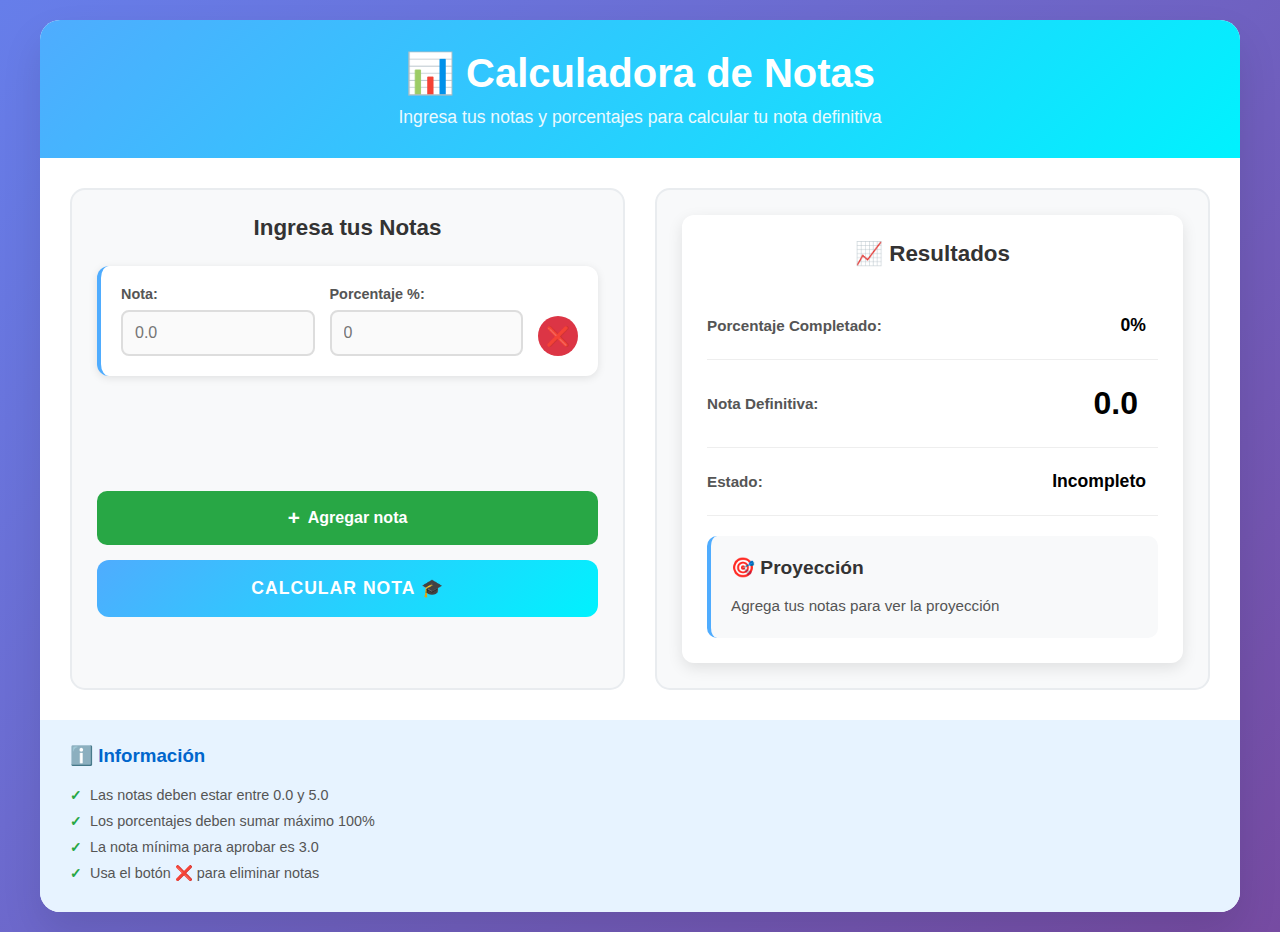
<file: index.html>
<!DOCTYPE html>
<html lang="es">
<head>
    <meta charset="UTF-8">
    <meta name="viewport" content="width=device-width, initial-scale=1.0">
    <title>Calculadora de Notas</title>
    <link rel="stylesheet" href="styles.css">
</head>
<body>
    <div class="container">
        <header>
            <h1>📊 Calculadora de Notas</h1>
            <p>Ingresa tus notas y porcentajes para calcular tu nota definitiva</p>
        </header>

        <div class="calculator-body">
            <div class="input-section">
                <h2>Ingresa tus Notas</h2>
                
                <div id="notas-container" class="notas-container">
                    <!-- Las filas se generarán dinámicamente -->
                </div>

                <div class="action-buttons">
                    <button id="agregar-nota" class="btn-add">
                        <span class="plus-icon">+</span> Agregar nota
                    </button>
                    <button id="calcular-nota" class="btn-calculate">
                        CALCULAR NOTA 🎓
                    </button>
                </div>
            </div>

            <div class="resultados-section">
                <div class="resultado-card">
                    <h2>📈 Resultados</h2>
                    <div class="resultado-item">
                        <span class="label">Porcentaje Completado:</span>
                        <span id="porcentaje-completado" class="value">0%</span>
                    </div>
                    <div class="resultado-item">
                        <span class="label">Nota Definitiva:</span>
                        <span id="nota-definitiva" class="value nota-grande">0.0</span>
                    </div>
                    <div class="resultado-item">
                        <span class="label">Estado:</span>
                        <span id="estado" class="value">Incompleto</span>
                    </div>
                    <div id="proyeccion" class="proyeccion-section">
                        <h3>🎯 Proyección</h3>
                        <p id="mensaje-proyeccion">Agrega tus notas para ver la proyección</p>
                    </div>
                </div>
            </div>
        </div>

        <div class="info-section">
            <h3>ℹ️ Información</h3>
            <ul>
                <li>Las notas deben estar entre 0.0 y 5.0</li>
                <li>Los porcentajes deben sumar máximo 100%</li>
                <li>La nota mínima para aprobar es 3.0</li>
                <li>Usa el botón ❌ para eliminar notas</li>
            </ul>
        </div>
    </div>

    <script src="script.js"></script>
</body>
</html>
</file>
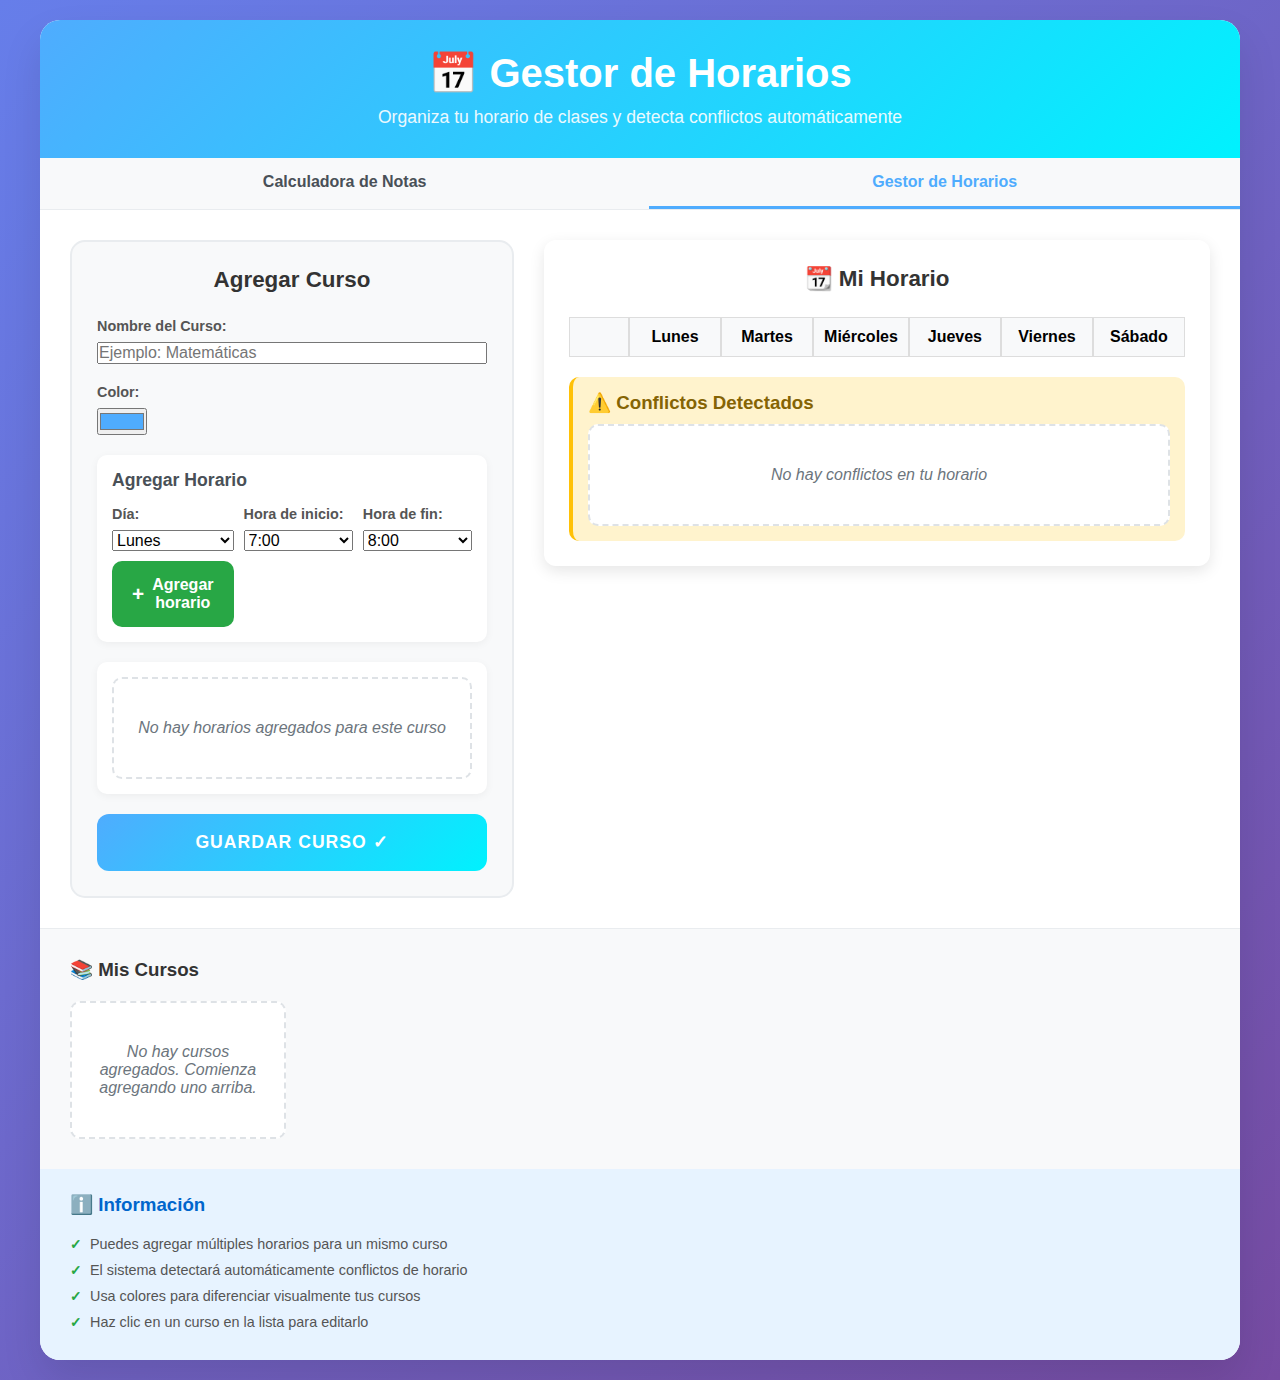
<file: horario.html>
<!DOCTYPE html>
<html lang="es">
<head>
    <meta charset="UTF-8">
    <meta name="viewport" content="width=device-width, initial-scale=1.0">
    <title>Gestor de Horarios</title>
    <link rel="stylesheet" href="styles.css">
    <link rel="stylesheet" href="horario-styles.css">
</head>
<body>
    <div class="container">
        <header>
            <h1>📅 Gestor de Horarios</h1>
            <p>Organiza tu horario de clases y detecta conflictos automáticamente</p>
        </header>

        <nav class="navigation">
            <a href="index.html">Calculadora de Notas</a>
            <a href="horario.html" class="active">Gestor de Horarios</a>
        </nav>

        <div class="calculator-body horario-layout">
            <div class="input-section">
                <h2>Agregar Curso</h2>
                <div class="curso-form">
                    <div class="input-group">
                        <label for="curso-nombre">Nombre del Curso:</label>
                        <input type="text" id="curso-nombre" placeholder="Ejemplo: Matemáticas">
                        <span class="error-message" style="display: none;"></span>
                    </div>

                    <div class="input-group">
                        <label for="curso-color">Color:</label>
                        <input type="color" id="curso-color" value="#4facfe">
                    </div>

                    <div class="horario-section">
                        <h3>Agregar Horario</h3>
                        <div class="horario-inputs">
                            <div class="input-group">
                                <label for="dia-select">Día:</label>
                                <select id="dia-select">
                                    <option value="lunes">Lunes</option>
                                    <option value="martes">Martes</option>
                                    <option value="miercoles">Miércoles</option>
                                    <option value="jueves">Jueves</option>
                                    <option value="viernes">Viernes</option>
                                    <option value="sabado">Sábado</option>
                                </select>
                            </div>

                            <div class="input-group">
                                <label for="hora-inicio">Hora de inicio:</label>
                                <select id="hora-inicio">
                                    <option value="7:00">7:00</option>
                                    <option value="8:00">8:00</option>
                                    <option value="9:00">9:00</option>
                                    <option value="10:00">10:00</option>
                                    <option value="11:00">11:00</option>
                                    <option value="12:00">12:00</option>
                                    <option value="13:00">13:00</option>
                                    <option value="14:00">14:00</option>
                                    <option value="15:00">15:00</option>
                                    <option value="16:00">16:00</option>
                                    <option value="17:00">17:00</option>
                                    <option value="18:00">18:00</option>
                                    <option value="19:00">19:00</option>
                                    <option value="20:00">20:00</option>
                                </select>
                            </div>

                            <div class="input-group">
                                <label for="hora-fin">Hora de fin:</label>
                                <select id="hora-fin">
                                    <option value="8:00">8:00</option>
                                    <option value="9:00">9:00</option>
                                    <option value="10:00">10:00</option>
                                    <option value="11:00">11:00</option>
                                    <option value="12:00">12:00</option>
                                    <option value="13:00">13:00</option>
                                    <option value="14:00">14:00</option>
                                    <option value="15:00">15:00</option>
                                    <option value="16:00">16:00</option>
                                    <option value="17:00">17:00</option>
                                    <option value="18:00">18:00</option>
                                    <option value="19:00">19:00</option>
                                    <option value="20:00">20:00</option>
                                    <option value="21:00">21:00</option>
                                </select>
                            </div>

                            <button id="agregar-horario" class="btn-add">
                                <span class="plus-icon">+</span> Agregar horario
                            </button>
                        </div>
                    </div>

                    <div id="horarios-preview">
                        <!-- Aquí se mostrarán los horarios agregados -->
                        <div class="empty-state">No hay horarios agregados para este curso</div>
                    </div>

                    <div class="action-buttons">
                        <button id="guardar-curso" class="btn-calculate">
                            GUARDAR CURSO ✓
                        </button>
                    </div>
                </div>
            </div>

            <div class="horario-grid-section">
                <div class="resultado-card">
                    <h2>📆 Mi Horario</h2>
                    <div class="horario-container">
                        <div class="horario-grid" id="horario-grid">
                            <div class="horario-header">
                                <div class="horario-cell horario-time-header"></div>
                                <div class="horario-cell">Lunes</div>
                                <div class="horario-cell">Martes</div>
                                <div class="horario-cell">Miércoles</div>
                                <div class="horario-cell">Jueves</div>
                                <div class="horario-cell">Viernes</div>
                                <div class="horario-cell">Sábado</div>
                            </div>
                            <div class="horario-body" id="horario-body">
                                <!-- Las celdas del horario se generarán dinámicamente -->
                            </div>
                        </div>
                    </div>
                    <div class="conflictos-section" id="conflictos-section">
                        <h3>⚠️ Conflictos Detectados</h3>
                        <div id="conflictos-list">
                            <div class="empty-state">No hay conflictos en tu horario</div>
                        </div>
                    </div>
                </div>
            </div>
        </div>

        <div class="cursos-list-section">
            <h3>📚 Mis Cursos</h3>
            <div id="cursos-list">
                <!-- Los cursos se mostrarán aquí -->
                <div class="empty-state">No hay cursos agregados. Comienza agregando uno arriba.</div>
            </div>
        </div>

        <div class="info-section">
            <h3>ℹ️ Información</h3>
            <ul>
                <li>Puedes agregar múltiples horarios para un mismo curso</li>
                <li>El sistema detectará automáticamente conflictos de horario</li>
                <li>Usa colores para diferenciar visualmente tus cursos</li>
                <li>Haz clic en un curso en la lista para editarlo</li>
            </ul>
        </div>
    </div>

    <script src="horario.js"></script>
</body>
</html>
</file>
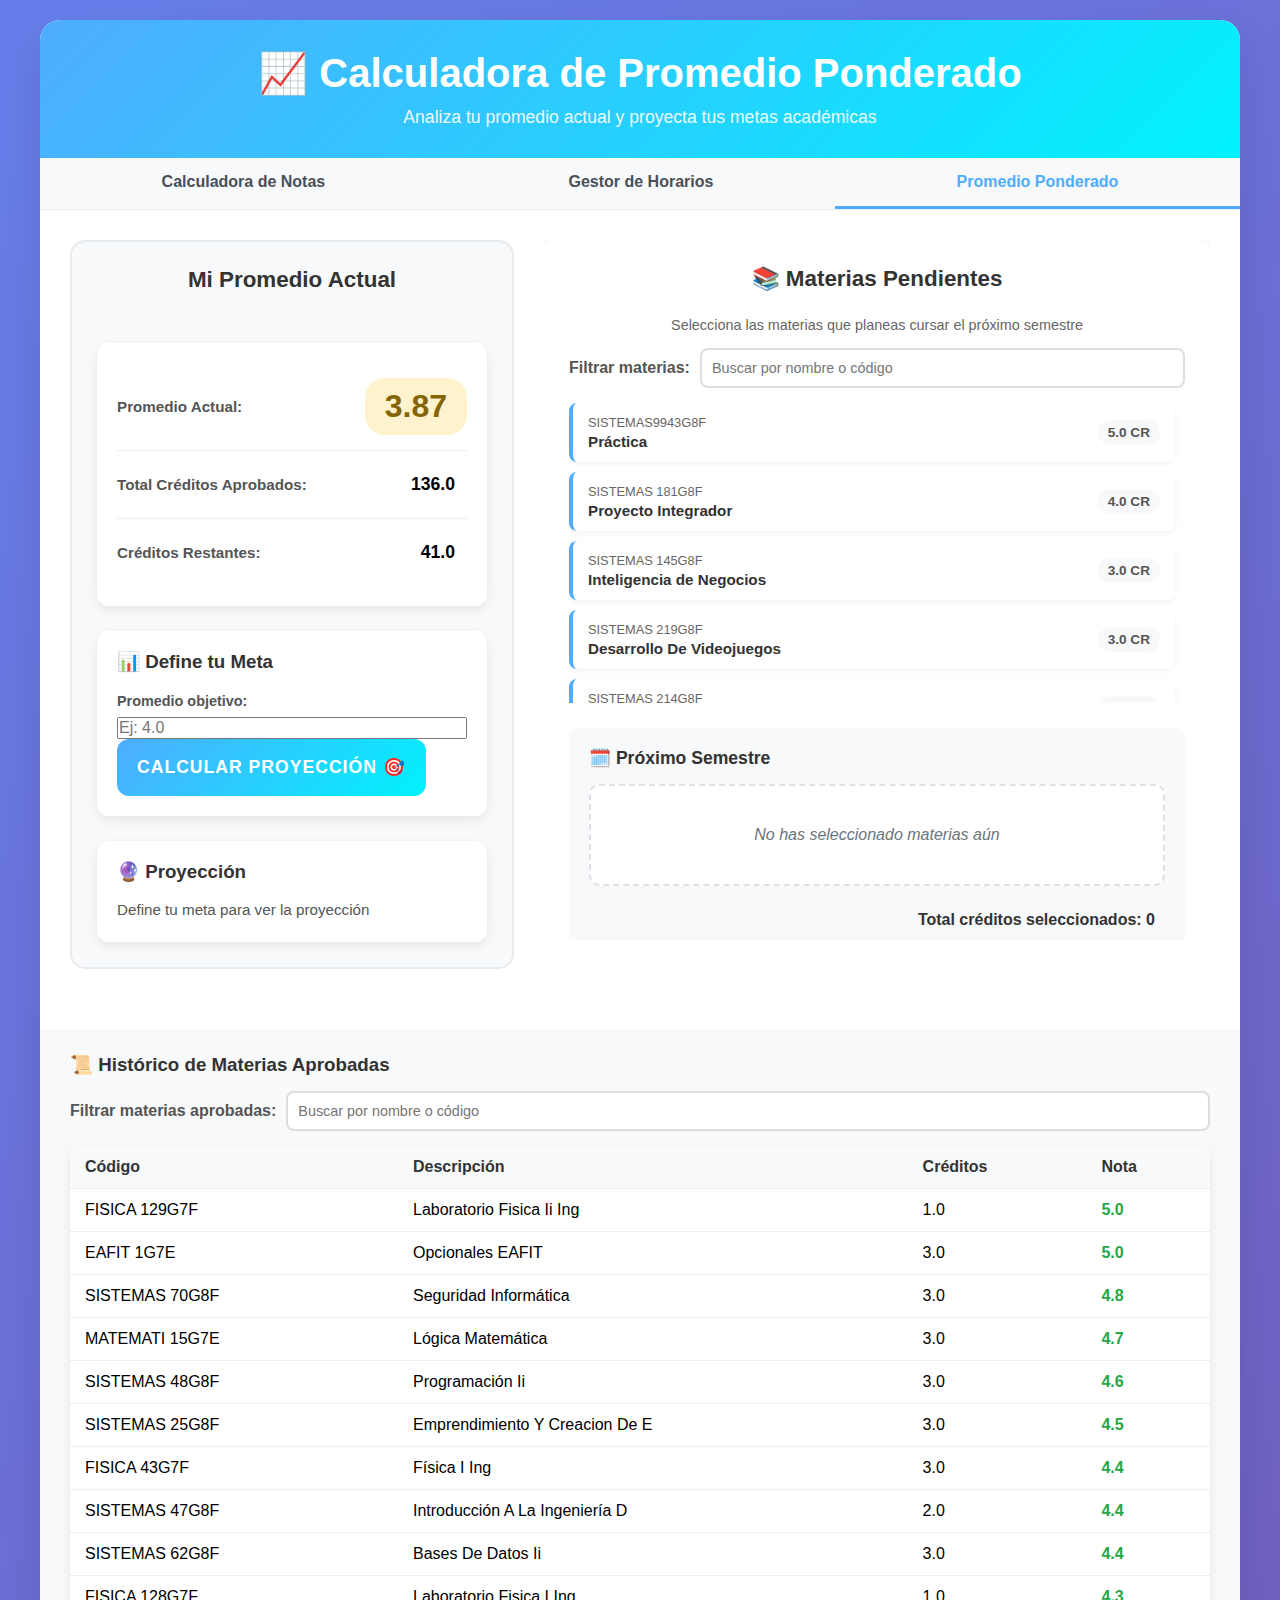
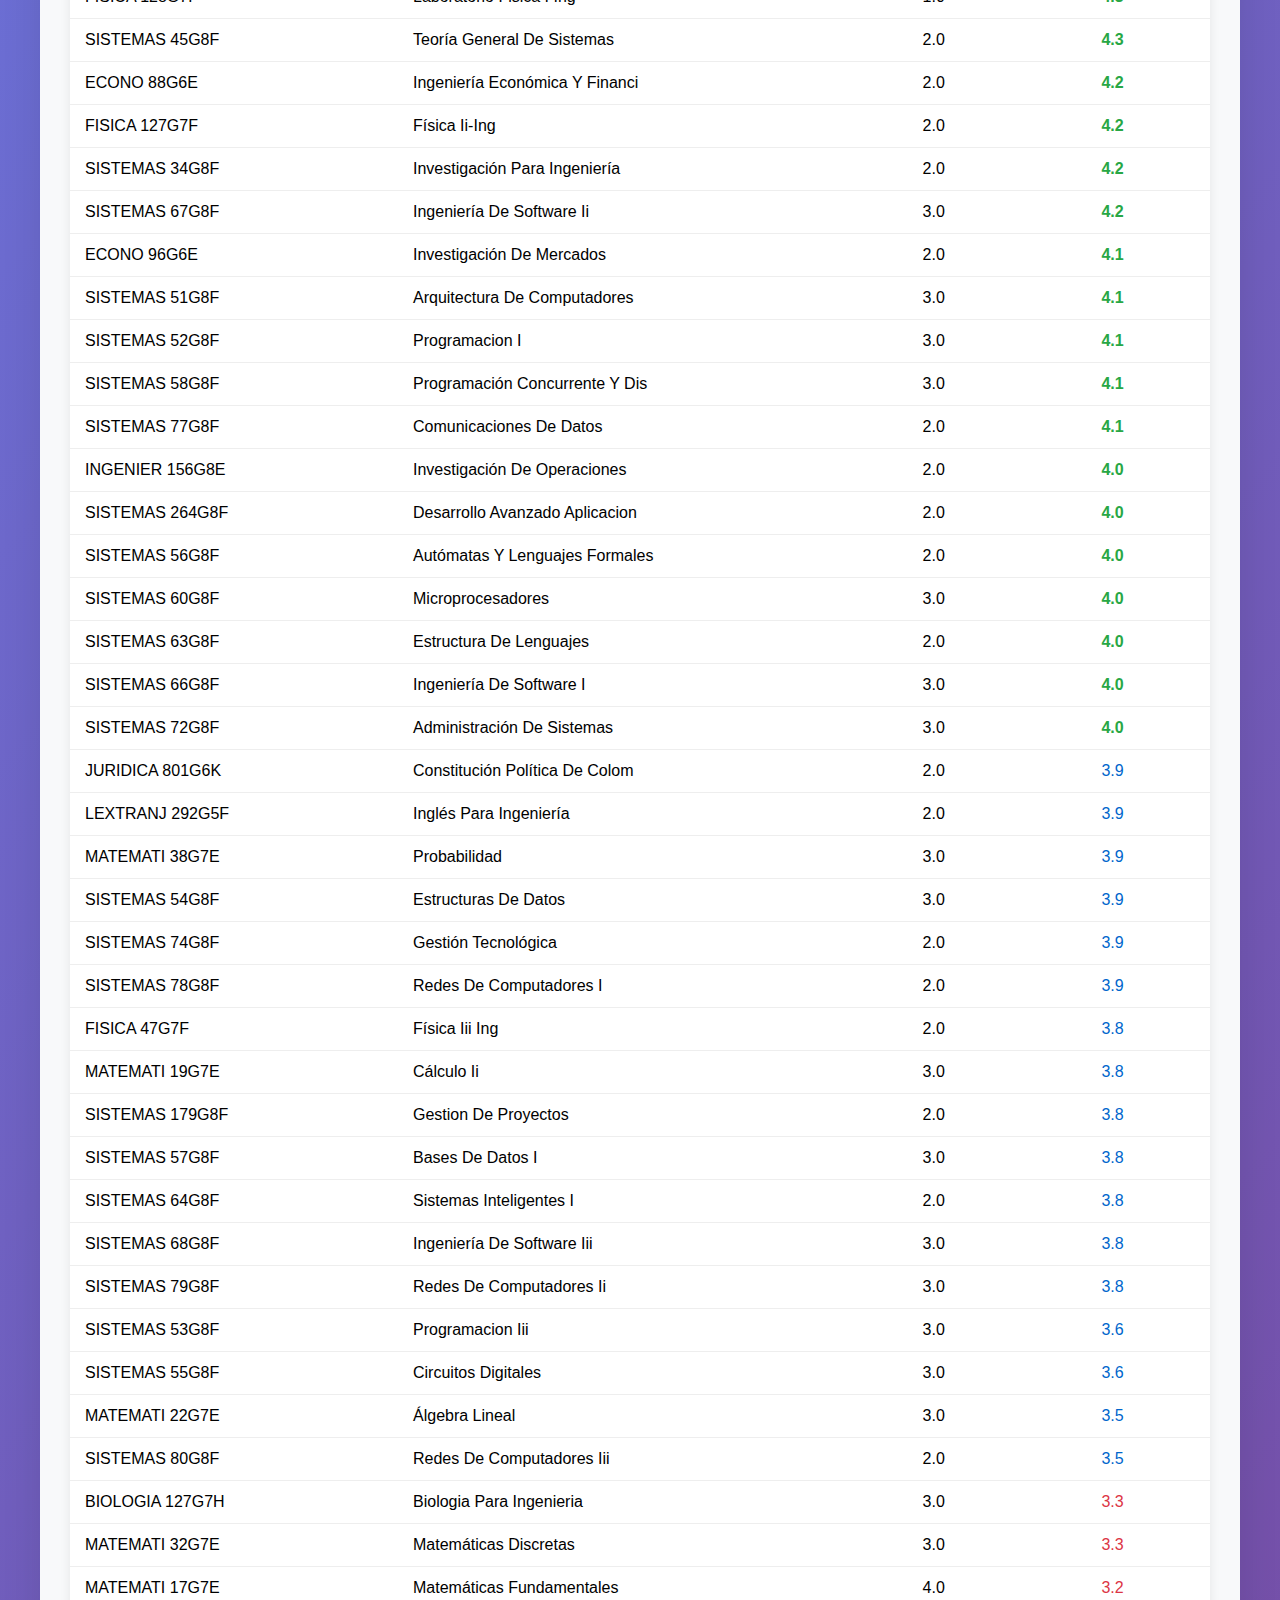
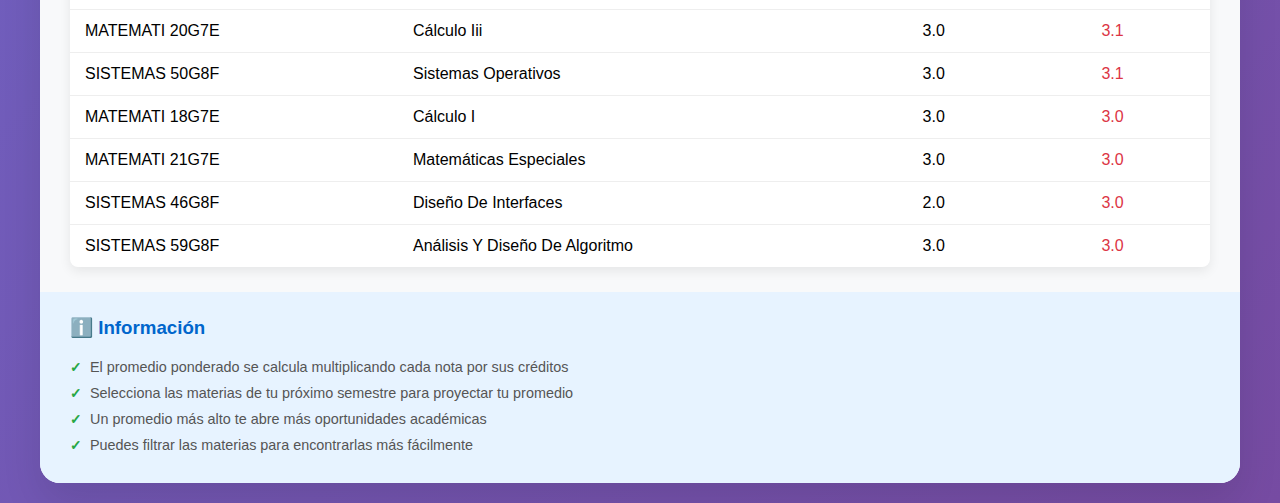
<file: promedio.html>
<!DOCTYPE html>
<html lang="es">
<head>
    <meta charset="UTF-8">
    <meta name="viewport" content="width=device-width, initial-scale=1.0">
    <title>Calculadora de Promedio Ponderado</title>
    <link rel="stylesheet" href="styles.css">
    <link rel="stylesheet" href="promedio-styles.css">
</head>
<body>
    <div class="container">
        <header>
            <h1>📈 Calculadora de Promedio Ponderado</h1>
            <p>Analiza tu promedio actual y proyecta tus metas académicas</p>
        </header>

        <nav class="navigation">
            <a href="index.html">Calculadora de Notas</a>
            <a href="horario.html">Gestor de Horarios</a>
            <a href="promedio.html" class="active">Promedio Ponderado</a>
        </nav>

        <div class="calculator-body promedio-layout">
            <div class="input-section promedio-input-section">
                <h2>Mi Promedio Actual</h2>
                <div class="resumen-promedio">
                    <div class="promedio-item">
                        <span class="label">Promedio Actual:</span>
                        <span id="promedio-actual" class="value nota-grande">0.0</span>
                    </div>
                    <div class="promedio-item">
                        <span class="label">Total Créditos Aprobados:</span>
                        <span id="creditos-aprobados" class="value">0</span>
                    </div>
                    <div class="promedio-item">
                        <span class="label">Créditos Restantes:</span>
                        <span id="creditos-restantes" class="value">0</span>
                    </div>
                </div>
                
                <div class="meta-section">
                    <h3>📊 Define tu Meta</h3>
                    <div class="input-group">
                        <label for="promedio-meta">Promedio objetivo:</label>
                        <input type="number" id="promedio-meta" min="3.0" max="5.0" step="0.1" placeholder="Ej: 4.0">
                        <span class="error-message" style="display: none;"></span>
                    </div>
                    <button id="calcular-proyeccion" class="btn-calculate">
                        CALCULAR PROYECCIÓN 🎯
                    </button>
                </div>

                <div class="resultado-proyeccion" id="resultado-proyeccion">
                    <h3>🔮 Proyección</h3>
                    <div id="mensaje-proyeccion" class="mensaje-proyeccion">
                        Define tu meta para ver la proyección
                    </div>
                </div>
            </div>

            <div class="materias-section">
                <div class="resultado-card">
                    <h2>📚 Materias Pendientes</h2>
                    <p class="materias-help">Selecciona las materias que planeas cursar el próximo semestre</p>
                    
                    <div class="filtro-container">
                        <label for="filtro-materias">Filtrar materias:</label>
                        <input type="text" id="filtro-materias" placeholder="Buscar por nombre o código">
                    </div>
                    
                    <div class="materias-list" id="materias-list">
                        <!-- Las materias se generarán dinámicamente aquí -->
                        <div class="empty-state">Cargando materias pendientes...</div>
                    </div>

                    <div class="seleccion-container">
                        <h3>🗓️ Próximo Semestre</h3>
                        <div class="materias-seleccionadas" id="materias-seleccionadas">
                            <div class="empty-state">No has seleccionado materias aún</div>
                        </div>
                        <div class="total-creditos">
                            Total créditos seleccionados: <span id="total-creditos">0</span>
                        </div>
                    </div>
                </div>
            </div>
        </div>

        <div class="historico-section">
            <h3>📜 Histórico de Materias Aprobadas</h3>
            <div class="filtro-container">
                <label for="filtro-aprobadas">Filtrar materias aprobadas:</label>
                <input type="text" id="filtro-aprobadas" placeholder="Buscar por nombre o código">
            </div>
            <div class="tabla-container">
                <table class="materias-table">
                    <thead>
                        <tr>
                            <th>Código</th>
                            <th>Descripción</th>
                            <th>Créditos</th>
                            <th>Nota</th>
                        </tr>
                    </thead>
                    <tbody id="materias-aprobadas-body">
                        <!-- Las materias aprobadas se generarán dinámicamente aquí -->
                    </tbody>
                </table>
            </div>
        </div>

        <div class="info-section">
            <h3>ℹ️ Información</h3>
            <ul>
                <li>El promedio ponderado se calcula multiplicando cada nota por sus créditos</li>
                <li>Selecciona las materias de tu próximo semestre para proyectar tu promedio</li>
                <li>Un promedio más alto te abre más oportunidades académicas</li>
                <li>Puedes filtrar las materias para encontrarlas más fácilmente</li>
            </ul>
        </div>
    </div>

    <script src="promedio.js"></script>
</body>
</html>
</file>
<file: styles.css>
* {
    margin: 0;
    padding: 0;
    box-sizing: border-box;
}

body {
    font-family: 'Segoe UI', Tahoma, Geneva, Verdana, sans-serif;
    background: linear-gradient(135deg, #667eea 0%, #764ba2 100%);
    min-height: 100vh;
    padding: 20px;
    margin: 0;
    box-sizing: border-box;
}

.container {
    max-width: 1200px;
    margin: 0 auto;
    background: white;
    border-radius: 20px;
    box-shadow: 0 20px 40px rgba(0, 0, 0, 0.1);
    overflow: hidden;
    width: 100%;
}

header {
    background: linear-gradient(135deg, #4facfe 0%, #00f2fe 100%);
    color: white;
    padding: 30px;
    text-align: center;
}

header h1 {
    font-size: 2.5rem;
    margin-bottom: 10px;
    font-weight: 700;
}

header p {
    font-size: 1.1rem;
    opacity: 0.9;
}

.navigation {
    display: flex;
    background-color: #f8f9fa;
    border-bottom: 1px solid #e9ecef;
    padding: 0;
    flex-wrap: wrap;
}

.navigation a {
    padding: 15px 20px;
    text-decoration: none;
    color: #495057;
    font-weight: 600;
    transition: all 0.3s ease;
    flex-grow: 1;
    text-align: center;
}

.navigation a.active {
    color: #4facfe;
    border-bottom: 3px solid #4facfe;
}

.navigation a:hover:not(.active) {
    background-color: #e9ecef;
    color: #212529;
}

.calculator-body {
    display: grid;
    grid-template-columns: 1fr 1fr;
    gap: 30px;
    padding: 30px;
}

.input-section {
    background: #f8f9fa;
    padding: 25px;
    border-radius: 15px;
    border: 2px solid #e9ecef;
}

.input-section h2 {
    color: #333;
    margin-bottom: 25px;
    font-size: 1.4rem;
    text-align: center;
}

.notas-container {
    min-height: 200px;
    margin-bottom: 25px;
}

.nota-row {
    display: grid;
    grid-template-columns: 1fr 1fr auto;
    gap: 15px;
    align-items: end;
    margin-bottom: 20px;
    padding: 20px;
    background: white;
    border-radius: 12px;
    box-shadow: 0 2px 8px rgba(0, 0, 0, 0.1);
    border-left: 4px solid #4facfe;
    animation: slideIn 0.3s ease;
}

@keyframes slideIn {
    from {
        opacity: 0;
        transform: translateY(-10px);
    }
    to {
        opacity: 1;
        transform: translateY(0);
    }
}

.input-group {
    display: flex;
    flex-direction: column;
}

.input-group label {
    font-weight: 600;
    color: #555;
    margin-bottom: 8px;
    font-size: 0.9rem;
}

.nota-input, .porcentaje-input {
    padding: 12px;
    border: 2px solid #ddd;
    border-radius: 8px;
    font-size: 1rem;
    transition: all 0.3s ease;
    background: #fafafa;
}

.nota-input:focus, .porcentaje-input:focus {
    outline: none;
    border-color: #4facfe;
    background: white;
    box-shadow: 0 0 0 3px rgba(79, 172, 254, 0.1);
}

.btn-remove {
    background: #dc3545;
    color: white;
    border: none;
    width: 40px;
    height: 40px;
    border-radius: 50%;
    cursor: pointer;
    font-size: 1.2rem;
    display: flex;
    align-items: center;
    justify-content: center;
    transition: all 0.3s ease;
    flex-shrink: 0;
}

.btn-remove:hover {
    background: #c82333;
    transform: scale(1.1);
}

.action-buttons {
    display: flex;
    flex-direction: column;
    gap: 15px;
}

.btn-add {
    background: #28a745;
    color: white;
    border: none;
    padding: 15px 20px;
    border-radius: 10px;
    font-size: 1rem;
    font-weight: 600;
    cursor: pointer;
    transition: all 0.3s ease;
    display: flex;
    align-items: center;
    justify-content: center;
    gap: 8px;
}

.btn-add:hover {
    background: #218838;
    transform: translateY(-2px);
    box-shadow: 0 8px 15px rgba(40, 167, 69, 0.3);
}

.plus-icon {
    font-size: 1.3rem;
    font-weight: bold;
}

.btn-calculate {
    background: linear-gradient(135deg, #4facfe 0%, #00f2fe 100%);
    color: white;
    border: none;
    padding: 18px 20px;
    border-radius: 12px;
    font-size: 1.1rem;
    font-weight: 700;
    cursor: pointer;
    transition: all 0.3s ease;
    text-transform: uppercase;
    letter-spacing: 1px;
}

.btn-calculate:hover {
    transform: translateY(-3px);
    box-shadow: 0 12px 25px rgba(79, 172, 254, 0.4);
}

.resultados-section {
    background: #f8f9fa;
    padding: 25px;
    border-radius: 15px;
    border: 2px solid #e9ecef;
}

.resultado-card {
    background: white;
    padding: 25px;
    border-radius: 12px;
    box-shadow: 0 5px 15px rgba(0, 0, 0, 0.1);
    height: fit-content;
}

.resultado-card h2 {
    color: #333;
    margin-bottom: 25px;
    font-size: 1.4rem;
    text-align: center;
}

.resultado-item {
    display: flex;
    justify-content: space-between;
    align-items: center;
    padding: 15px 0;
    border-bottom: 1px solid #eee;
}

.resultado-item:last-child {
    border-bottom: none;
}

.label {
    font-weight: 600;
    color: #555;
    font-size: 0.95rem;
}

.value {
    font-weight: 700;
    font-size: 1.1rem;
    padding: 8px 12px;
    border-radius: 15px;
}

.nota-grande {
    font-size: 2rem !important;
    padding: 10px 20px !important;
    border-radius: 20px !important;
}

.value.aprobado {
    background: #d4edda;
    color: #155724;
}

.value.reprobado {
    background: #f8d7da;
    color: #721c24;
}

.value.incompleto {
    background: #fff3cd;
    color: #856404;
}

.proyeccion-section {
    margin-top: 20px;
    padding: 20px;
    background: #f8f9fa;
    border-radius: 10px;
    border-left: 4px solid #4facfe;
}

.proyeccion-section h3 {
    color: #333;
    margin-bottom: 15px;
    font-size: 1.2rem;
}

#mensaje-proyeccion {
    font-size: 0.95rem;
    line-height: 1.6;
    color: #555;
}

.info-section {
    padding: 25px 30px;
    background: #e7f3ff;
}

.info-section h3 {
    color: #0066cc;
    margin-bottom: 15px;
}

.info-section ul {
    list-style: none;
    padding-left: 0;
}

.info-section li {
    padding: 5px 0;
    color: #555;
    position: relative;
    padding-left: 20px;
    font-size: 0.9rem;
}

.info-section li::before {
    content: "✓";
    position: absolute;
    left: 0;
    color: #28a745;
    font-weight: bold;
}

.empty-state {
    text-align: center;
    color: #6c757d;
    font-style: italic;
    padding: 40px 20px;
    background: white;
    border-radius: 10px;
    border: 2px dashed #dee2e6;
}

.error {
    border-color: #dc3545 !important;
    background: #fff5f5 !important;
}

.error-message {
    color: #dc3545;
    font-size: 0.8rem;
    margin-top: 5px;
    display: block;
}

/* Better touch interactions */
button, 
.btn-add, 
.btn-calculate, 
.btn-remove, 
.btn-edit, 
.btn-delete {
    cursor: pointer;
    -webkit-tap-highlight-color: transparent;
    touch-action: manipulation;
    user-select: none;
}

/* Larger touch targets for mobile */
@media (max-width: 768px) {
    button, 
    .btn-add, 
    .btn-calculate, 
    .btn-remove, 
    .btn-edit, 
    .btn-delete,
    select,
    input[type="color"] {
        min-height: 44px; /* Apple's recommended minimum touch target size */
    }
    
    .input-group label {
        margin-bottom: 8px;
        font-size: 1rem;
    }
}

/* Responsive styles for tablets */
@media (max-width: 992px) {
    .calculator-body {
        grid-template-columns: 1fr;
        gap: 25px;
        padding: 25px;
    }
    
    .container {
        margin: 15px;
        border-radius: 15px;
    }
    
    header h1 {
        font-size: 2.2rem;
    }
    
    .navigation a {
        padding: 12px 15px;
    }
}

/* Responsive styles for mobile devices */
@media (max-width: 768px) {
    .calculator-body {
        grid-template-columns: 1fr;
        gap: 20px;
        padding: 15px;
    }
    
    .nota-row {
        grid-template-columns: 1fr;
        gap: 15px;
        padding: 15px;
    }
    
    .btn-remove {
        width: 100%;
        height: 40px;
        border-radius: 8px;
    }
    
    header h1 {
        font-size: 1.8rem;
    }
    
    header p {
        font-size: 1rem;
    }
    
    .container {
        margin: 5px;
        border-radius: 15px;
    }
    
    .nota-grande {
        font-size: 1.5rem !important;
    }
    
    .navigation {
        flex-direction: column;
    }
    
    .navigation a {
        padding: 12px;
        text-align: center;
        border-bottom: 1px solid #e9ecef;
    }
    
    .navigation a.active {
        border-bottom: 3px solid #4facfe;
    }
    
    .input-section, .resultados-section {
        padding: 15px;
    }
    
    .action-buttons {
        gap: 10px;
    }
    
    .btn-add, .btn-calculate {
        padding: 12px 15px;
    }
    
    .info-section {
        padding: 15px;
    }
}

/* Small mobile devices */
@media (max-width: 480px) {
    header {
        padding: 20px 15px;
    }
    
    header h1 {
        font-size: 1.6rem;
    }
    
    .nota-grande {
        font-size: 1.3rem !important;
    }
    
    .resultado-item {
        flex-direction: column;
        align-items: flex-start;
    }
    
    .value {
        margin-top: 5px;
    }
}

/* Responsive table styles */
.tabla-container {
    width: 100%;
    overflow-x: auto;
    -webkit-overflow-scrolling: touch;
}

/* Ensure inputs have appropriate size on mobile */
input[type="text"],
input[type="number"],
input[type="color"],
select {
    font-size: 16px; /* Prevents iOS zoom */
}

/* Accessibility focus states */
button:focus,
input:focus,
select:focus,
a:focus {
    outline: 2px solid #4facfe;
    outline-offset: 2px;
}

/* Hide focus outlines for mouse/touch but show for keyboard */
:focus:not(:focus-visible) {
    outline: none;
}

/* Fix for iOS input zoom */
@media screen and (max-width: 768px) {
    input, select, textarea {
        font-size: 16px !important;
    }
}
</file>
<file: horario-styles.css>
/* Estilos específicos para el gestor de horarios */
/* Navigation styles are now in the main styles.css file */

.horario-layout {
    grid-template-columns: 1fr 1.5fr;
}

.curso-form {
    display: flex;
    flex-direction: column;
    gap: 20px;
}

.materia-pendiente-section {
    background: #f1f8ff;
    padding: 15px;
    border-radius: 10px;
    margin-bottom: 10px;
    border-left: 4px solid #4facfe;
}

.materia-pendiente-section h3 {
    color: #0066cc;
    margin-bottom: 15px;
    font-size: 1.1rem;
}

.filtro-container {
    display: flex;
    align-items: center;
    margin-bottom: 15px;
    gap: 10px;
}

.filtro-container label {
    font-weight: 600;
    color: #555;
    flex-shrink: 0;
}

.filtro-container input {
    flex-grow: 1;
    padding: 10px;
    border: 2px solid #ddd;
    border-radius: 8px;
    font-size: 0.9rem;
}

.filtro-container input:focus {
    outline: none;
    border-color: #4facfe;
    box-shadow: 0 0 0 3px rgba(79, 172, 254, 0.1);
}

#materia-select {
    width: 100%;
    padding: 12px;
    border: 2px solid #ddd;
    border-radius: 8px;
    font-size: 1rem;
    background-color: white;
}

#materia-select:focus {
    outline: none;
    border-color: #4facfe;
    box-shadow: 0 0 0 3px rgba(79, 172, 254, 0.1);
}

.curso-details {
    background: white;
    padding: 15px;
    border-radius: 10px;
    box-shadow: 0 2px 8px rgba(0, 0, 0, 0.05);
}

.horario-section {
    background: white;
    padding: 15px;
    border-radius: 10px;
    box-shadow: 0 2px 8px rgba(0, 0, 0, 0.05);
}

.horario-section h3 {
    margin-bottom: 15px;
    color: #495057;
    font-size: 1.1rem;
}

.horario-inputs {
    display: grid;
    grid-template-columns: 1fr 1fr 1fr;
    gap: 10px;
    align-items: end;
}

#horarios-preview {
    background: white;
    border-radius: 10px;
    padding: 15px;
    min-height: 100px;
    box-shadow: 0 2px 8px rgba(0, 0, 0, 0.05);
}

.horario-item {
    display: flex;
    justify-content: space-between;
    align-items: center;
    padding: 10px 15px;
    margin-bottom: 10px;
    background: #f8f9fa;
    border-radius: 8px;
    border-left: 4px solid #4facfe;
}

.horario-item .horario-info {
    font-weight: 600;
}

.horario-item .btn-remove {
    width: 30px;
    height: 30px;
    font-size: 1rem;
}

.horario-grid-section {
    padding: 0;
}

.horario-container {
    overflow-x: auto;
    margin-bottom: 20px;
}

.horario-grid {
    width: 100%;
    border-collapse: collapse;
    table-layout: fixed;
}

.horario-header {
    display: flex;
    background-color: #f0f0f0;
    position: sticky;
    top: 0;
    z-index: 5;
    background-color: #f8f9fa;
}

.horario-cell {
    flex: 1;
    padding: 10px;
    text-align: center;
    border: 1px solid #ddd;
    font-weight: 600;
}

.horario-time-header {
    min-width: 60px;
    max-width: 60px;
    position: sticky;
    left: 0;
    top: 0;
    z-index: 6;
    background-color: #f8f9fa;
}

.horario-body {
    display: flex;
    flex-direction: column;
}

.horario-row {
    display: flex;
    height: 60px;
}

.horario-time {
    min-width: 60px;
    max-width: 60px;
    padding: 5px;
    text-align: center;
    border: 1px solid #ddd;
    background-color: #f0f0f0;
    font-size: 0.8rem;
    display: flex;
    align-items: center;
    justify-content: center;
    position: sticky;
    left: 0;
    z-index: 4;
    background-color: #f8f9fa;
}

.dia-column {
    flex: 1;
    position: relative;
    border: 1px solid #ddd;
    background: repeating-linear-gradient(
        45deg,
        #f9f9f9,
        #f9f9f9 10px,
        #f5f5f5 10px,
        #f5f5f5 20px
    );
}

.curso-block {
    position: absolute;
    left: 0;
    width: 100%;
    overflow: hidden;
    padding: 5px;
    border-radius: 4px;
    font-size: 0.8rem;
    color: white;
    box-shadow: 0 1px 3px rgba(0,0,0,0.12), 0 1px 2px rgba(0,0,0,0.24);
    cursor: pointer;
    transition: all 0.2s;
    z-index: 1;
}

.curso-block:hover {
    box-shadow: 0 3px 6px rgba(0,0,0,0.16), 0 3px 6px rgba(0,0,0,0.23);
    z-index: 2;
}

.curso-block.conflicto {
    border: 2px solid #dc3545;
    animation: pulsar 1.5s infinite;
}

@keyframes pulsar {
    0% {
        box-shadow: 0 0 0 0 rgba(220, 53, 69, 0.7);
    }
    70% {
        box-shadow: 0 0 0 5px rgba(220, 53, 69, 0);
    }
    100% {
        box-shadow: 0 0 0 0 rgba(220, 53, 69, 0);
    }
}

.curso-nombre {
    font-weight: bold;
    margin-bottom: 2px;
}

.curso-hora {
    font-size: 0.75rem;
    opacity: 0.9;
}

.conflictos-section {
    margin-top: 20px;
    padding: 15px;
    background-color: #fff3cd;
    border-radius: 10px;
    border-left: 4px solid #ffc107;
}

.conflictos-section h3 {
    color: #856404;
    margin-bottom: 10px;
}

.conflicto-item {
    padding: 10px;
    margin-bottom: 10px;
    background-color: white;
    border-radius: 8px;
    border-left: 3px solid #dc3545;
}

.cursos-list-section {
    padding: 30px;
    background: #f8f9fa;
    border-top: 1px solid #e9ecef;
}

.cursos-list-section h3 {
    margin-bottom: 20px;
    color: #333;
}

#cursos-list {
    display: grid;
    grid-template-columns: repeat(auto-fill, minmax(200px, 1fr));
    gap: 15px;
}

.curso-card {
    background: white;
    border-radius: 10px;
    padding: 15px;
    box-shadow: 0 2px 8px rgba(0, 0, 0, 0.1);
    border-top: 4px solid #4facfe;
    cursor: pointer;
    transition: all 0.3s;
}

.curso-card:hover {
    transform: translateY(-3px);
    box-shadow: 0 5px 15px rgba(0, 0, 0, 0.1);
}

.curso-card .curso-title {
    font-size: 1.1rem;
    font-weight: 700;
    margin-bottom: 10px;
    color: #333;
}

.curso-card .curso-horarios {
    font-size: 0.85rem;
    color: #666;
}

.curso-card .curso-actions {
    margin-top: 15px;
    display: flex;
    justify-content: space-between;
}

.curso-card .btn-edit,
.curso-card .btn-delete {
    border: none;
    padding: 5px 10px;
    border-radius: 5px;
    cursor: pointer;
    font-size: 0.8rem;
    transition: all 0.2s;
}

.curso-card .btn-edit {
    background: #e7f3ff;
    color: #0066cc;
}

.curso-card .btn-delete {
    background: #ffe7e7;
    color: #cc0000;
}

.curso-card .btn-edit:hover,
.curso-card .btn-delete:hover {
    filter: brightness(0.9);
}

.curso-header {
    display: flex;
    justify-content: space-between;
    align-items: center;
    margin-bottom: 5px;
}

.curso-badge {
    background-color: #28a745;
    color: white;
    padding: 3px 8px;
    border-radius: 12px;
    font-size: 0.8rem;
    font-weight: 600;
}

/* Responsive styles for tablets */
@media (max-width: 992px) {
    .horario-layout {
        grid-template-columns: 1fr;
    }
    
    .horario-grid-section {
        margin-top: 20px;
    }
    
    .horario-inputs {
        grid-template-columns: 1fr 1fr;
        gap: 10px;
    }
}

/* Responsive styles for mobile devices */
@media (max-width: 768px) {
    .horario-layout {
        grid-template-columns: 1fr;
    }
    
    .horario-inputs {
        grid-template-columns: 1fr;
    }
    
    .horario-time-header, .horario-time {
        min-width: 40px;
        max-width: 40px;
        font-size: 0.7rem;
    }
    
    .horario-cell {
        padding: 5px;
        font-size: 0.8rem;
    }
    
    #cursos-list {
        grid-template-columns: 1fr;
    }
    
    .curso-card {
        padding: 15px;
    }
    
    .curso-actions {
        flex-direction: column;
        gap: 10px;
    }
    
    .curso-actions button {
        width: 100%;
    }
    
    .filtro-container {
        flex-direction: column;
        align-items: flex-start;
    }
    
    .filtro-container input {
        width: 100%;
    }
    
    .materia-pendiente-section {
        padding: 12px;
    }
    
    .horario-container {
        overflow-x: auto;
        padding-bottom: 10px;
    }
    
    .horario-grid {
        min-width: 600px;
    }
    
    .horario-header {
        position: sticky;
        top: 0;
        z-index: 5;
        background-color: #f8f9fa;
    }
    
    /* Mobile scroll indicators for horario grid */
    .horario-container::-webkit-scrollbar {
        height: 8px;
    }
    
    .horario-container::-webkit-scrollbar-track {
        background: #f1f1f1;
        border-radius: 4px;
    }
    
    .horario-container::-webkit-scrollbar-thumb {
        background: #4facfe;
        border-radius: 4px;
    }
    
    .horario-container::after {
        content: "";
        position: absolute;
        bottom: 0;
        right: 0;
        height: 10px;
        width: 10px;
        background: linear-gradient(135deg, transparent 50%, rgba(79, 172, 254, 0.3) 50%);
        animation: pulseIndicator 1.5s infinite;
        opacity: 0.7;
        pointer-events: none;
    }
    
    @keyframes pulseIndicator {
        0% { opacity: 0.3; }
        50% { opacity: 0.7; }
        100% { opacity: 0.3; }
    }
}

/* Small mobile devices */
@media (max-width: 480px) {
    .horario-cell {
        padding: 3px;
        font-size: 0.7rem;
    }
    
    .curso-nombre {
        font-size: 0.7rem;
    }
    
    .curso-hora {
        font-size: 0.6rem;
    }
    
    .horario-section h3 {
        font-size: 1rem;
    }
    
    .curso-title {
        font-size: 1rem;
    }
    
    .curso-horarios {
        font-size: 0.8rem;
    }
}
</file>
<file: promedio-styles.css>
/* Estilos específicos para la calculadora de promedio ponderado */

.promedio-layout {
    display: grid;
    grid-template-columns: 1fr 1.5fr;
    gap: 30px;
}

.promedio-input-section {
    display: flex;
    flex-direction: column;
    gap: 25px;
}

.resumen-promedio {
    background-color: white;
    border-radius: 12px;
    padding: 20px;
    box-shadow: 0 4px 12px rgba(0, 0, 0, 0.08);
}

.promedio-item {
    display: flex;
    justify-content: space-between;
    align-items: center;
    padding: 15px 0;
    border-bottom: 1px solid #eee;
}

.promedio-item:last-child {
    border-bottom: none;
}

.meta-section {
    background-color: white;
    border-radius: 12px;
    padding: 20px;
    box-shadow: 0 4px 12px rgba(0, 0, 0, 0.08);
}

.meta-section h3 {
    margin-bottom: 20px;
    color: #333;
}

.resultado-proyeccion {
    background-color: white;
    border-radius: 12px;
    padding: 20px;
    box-shadow: 0 4px 12px rgba(0, 0, 0, 0.08);
}

.resultado-proyeccion h3 {
    margin-bottom: 15px;
    color: #333;
}

.mensaje-proyeccion {
    line-height: 1.6;
    font-size: 0.95rem;
    color: #555;
}

.materias-section {
    max-height: 700px;
    overflow-y: auto;
}

.materias-help {
    margin-bottom: 15px;
    text-align: center;
    color: #666;
    font-size: 0.9rem;
}

.filtro-container {
    display: flex;
    align-items: center;
    gap: 10px;
    margin: 15px 0;
}

.filtro-container label {
    font-weight: 600;
    color: #555;
    flex-shrink: 0;
}

.filtro-container input {
    flex-grow: 1;
    padding: 10px;
    border: 2px solid #ddd;
    border-radius: 8px;
    font-size: 0.9rem;
}

.filtro-container input:focus {
    outline: none;
    border-color: #4facfe;
    box-shadow: 0 0 0 3px rgba(79, 172, 254, 0.1);
}

.materias-list {
    display: flex;
    flex-direction: column;
    gap: 10px;
    margin-top: 15px;
    max-height: 300px;
    overflow-y: auto;
    padding-right: 10px;
}

.materia-item {
    background: white;
    border-left: 4px solid #4facfe;
    border-radius: 8px;
    padding: 12px 15px;
    display: flex;
    justify-content: space-between;
    align-items: center;
    transition: all 0.2s ease;
    cursor: pointer;
    box-shadow: 0 2px 5px rgba(0, 0, 0, 0.05);
}

.materia-item:hover {
    background: #f8f9fa;
    transform: translateY(-2px);
    box-shadow: 0 4px 8px rgba(0, 0, 0, 0.1);
}

.materia-item.selected {
    background: #e7f3ff;
    border-left: 4px solid #0066cc;
}

.materia-info {
    flex-grow: 1;
}

.materia-codigo {
    font-size: 0.8rem;
    color: #666;
    margin-bottom: 3px;
}

.materia-nombre {
    font-weight: 600;
    font-size: 0.95rem;
    color: #333;
}

.materia-creditos {
    background: #f8f9fa;
    padding: 5px 10px;
    border-radius: 15px;
    font-size: 0.85rem;
    font-weight: 600;
    color: #555;
}

.seleccion-container {
    margin-top: 25px;
    background: #f8f9fa;
    padding: 20px;
    border-radius: 10px;
}

.seleccion-container h3 {
    margin-bottom: 15px;
    color: #333;
    font-size: 1.1rem;
}

.materias-seleccionadas {
    display: flex;
    flex-direction: column;
    gap: 10px;
    margin-bottom: 15px;
    max-height: 200px;
    overflow-y: auto;
}

.materia-seleccionada {
    background: white;
    border-radius: 8px;
    padding: 12px 15px;
    display: flex;
    justify-content: space-between;
    align-items: center;
    box-shadow: 0 2px 5px rgba(0, 0, 0, 0.05);
}

.btn-remove-materia {
    background: #dc3545;
    color: white;
    border: none;
    width: 30px;
    height: 30px;
    border-radius: 50%;
    cursor: pointer;
    font-size: 0.9rem;
    display: flex;
    align-items: center;
    justify-content: center;
    transition: all 0.2s ease;
}

.btn-remove-materia:hover {
    background: #c82333;
    transform: scale(1.1);
}

.total-creditos {
    font-weight: 600;
    padding: 10px;
    text-align: right;
    color: #333;
}

.historico-section {
    padding: 25px 30px;
    background: #f8f9fa;
    margin-top: 30px;
}

.historico-section h3 {
    margin-bottom: 15px;
    color: #333;
}

.tabla-container {
    overflow-x: auto;
    background: white;
    border-radius: 8px;
    box-shadow: 0 4px 12px rgba(0, 0, 0, 0.08);
}

.materias-table {
    width: 100%;
    border-collapse: collapse;
}

.materias-table th,
.materias-table td {
    padding: 12px 15px;
    text-align: left;
    border-bottom: 1px solid #eee;
}

.materias-table th {
    background: #f8f9fa;
    font-weight: 600;
    color: #333;
}

.materias-table tr:last-child td {
    border-bottom: none;
}

.nota-sobresaliente {
    font-weight: 700;
    color: #28a745;
}

.nota-normal {
    color: #0066cc;
}

.nota-baja {
    color: #dc3545;
}

.hidden {
    display: none;
}

.btn-reset-seleccion {
    background: #6c757d;
    color: white;
    border: none;
    padding: 10px 15px;
    border-radius: 8px;
    font-size: 0.9rem;
    cursor: pointer;
    transition: all 0.2s ease;
    margin-top: 10px;
}

.btn-reset-seleccion:hover {
    background: #5a6268;
}

.proyeccion-exito {
    color: #28a745;
    font-weight: 600;
}

.proyeccion-alerta {
    color: #ffc107;
    font-weight: 600;
}

.proyeccion-imposible {
    color: #dc3545;
    font-weight: 600;
}

.materia-input-container {
    display: flex;
    gap: 10px;
    align-items: center;
    margin-top: 5px;
}

.materia-input-container input {
    width: 80px;
    padding: 5px 10px;
    border: 2px solid #ddd;
    border-radius: 6px;
}

/* Responsive styles for tablets */
@media (max-width: 992px) {
    .promedio-layout {
        grid-template-columns: 1fr;
    }
    
    .materias-section {
        max-height: none;
        margin-top: 20px;
    }
}

/* Responsive styles for mobile devices */
@media (max-width: 768px) {
    .promedio-layout {
        grid-template-columns: 1fr;
    }
    
    .materias-section {
        max-height: none;
    }
    
    .filtro-container {
        flex-direction: column;
        align-items: flex-start;
    }
    
    .filtro-container input {
        width: 100%;
    }
    
    .resumen-promedio {
        padding: 15px;
    }
    
    .meta-section {
        padding: 15px;
    }
    
    .resultado-proyeccion {
        padding: 15px;
    }
    
    .seleccion-container {
        padding: 15px;
    }
    
    .materias-list {
        max-height: 250px;
    }
    
    .materias-seleccionadas {
        max-height: 150px;
    }
    
    .historico-section {
        padding: 15px;
    }
    
    .materias-table th,
    .materias-table td {
        padding: 8px 10px;
        font-size: 0.9rem;
    }
    
    .materia-item {
        padding: 10px;
    }
}

/* Small mobile devices */
@media (max-width: 480px) {
    .promedio-item {
        flex-direction: column;
        align-items: flex-start;
    }
    
    .promedio-item .value {
        margin-top: 5px;
    }
    
    .materias-table th,
    .materias-table td {
        padding: 6px 8px;
        font-size: 0.8rem;
    }
    
    .materia-codigo {
        font-size: 0.7rem;
    }
    
    .materia-nombre {
        font-size: 0.85rem;
    }
    
    .materia-creditos {
        padding: 3px 8px;
        font-size: 0.75rem;
    }
    
    .tabla-container {
        overflow-x: auto;
    }
    
    .materias-table {
        min-width: 400px;
    }
}
</file>
